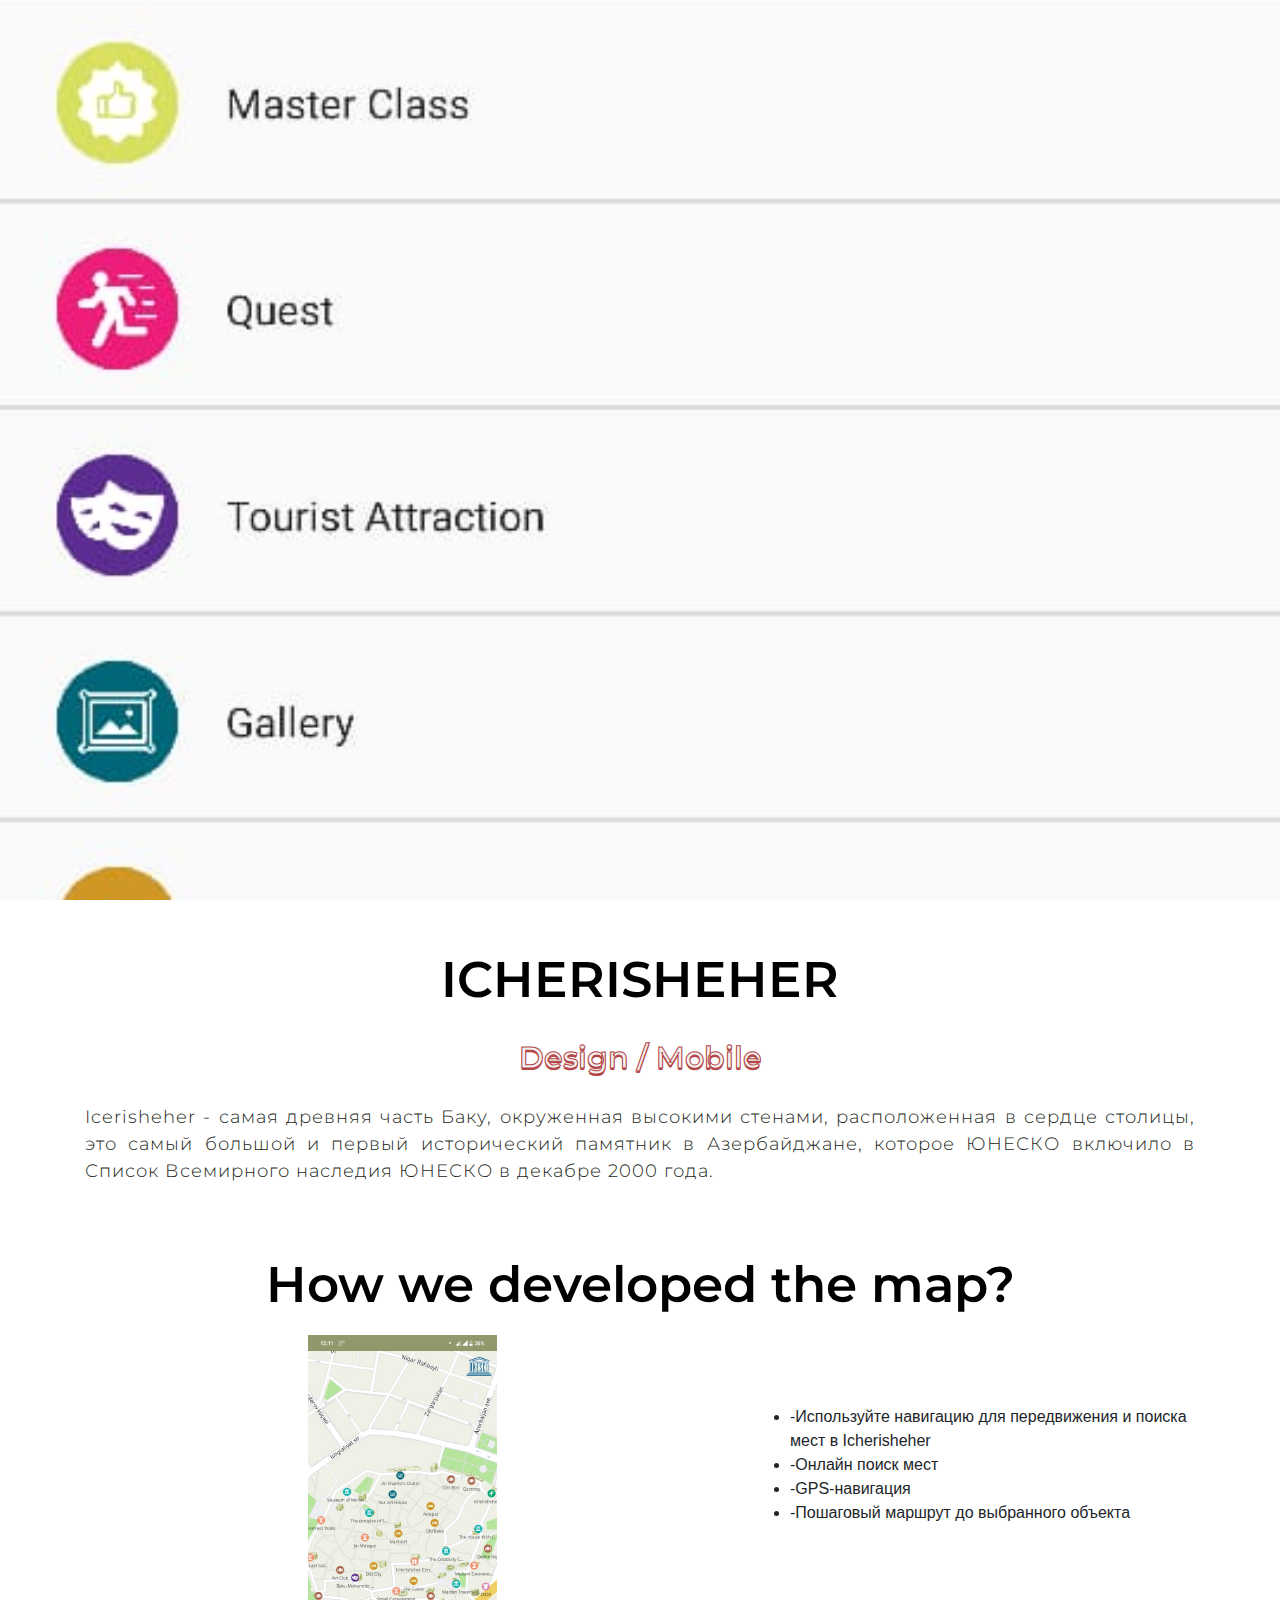
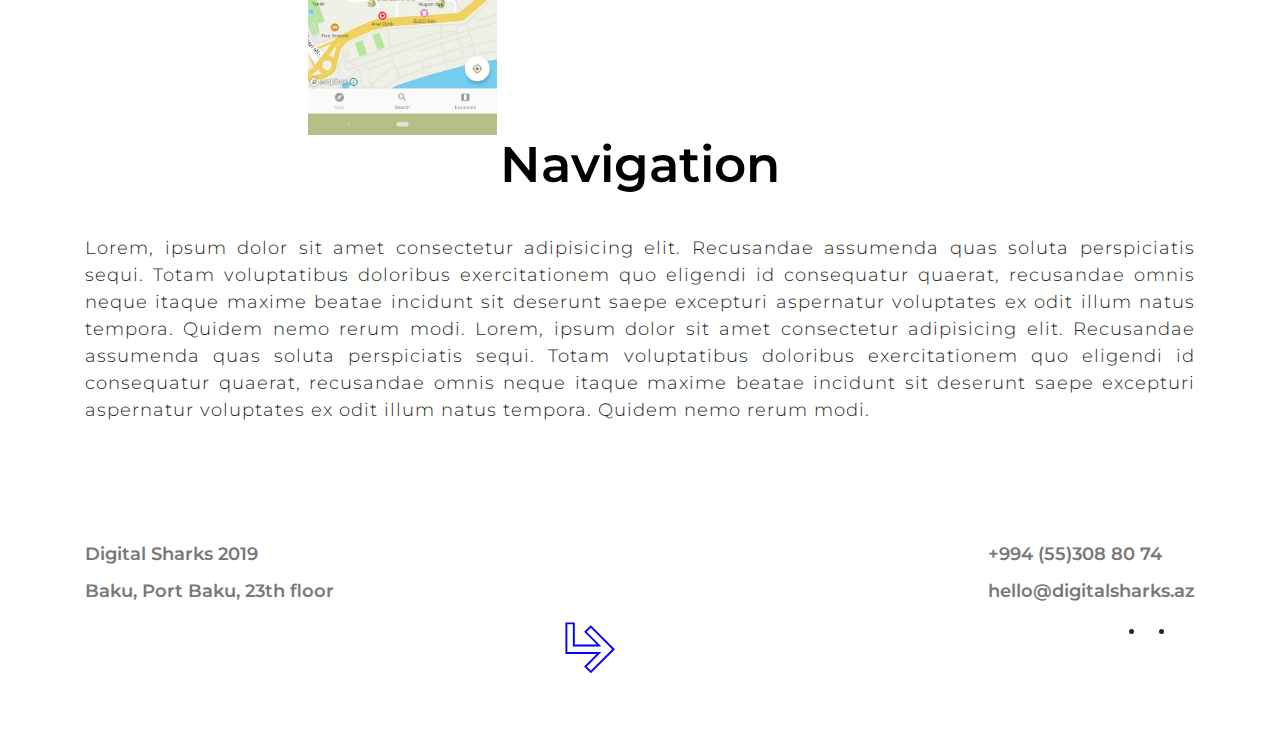
<file: app.html>
<!DOCTYPE html>
<html lang="en">

<head>
    <meta charset="UTF-8">
    <meta name="viewport" content="width=device-width, initial-scale=1.0">
    <meta http-equiv="X-UA-Compatible" content="ie=edge">
    <link rel="stylesheet" href="https://use.fontawesome.com/releases/v5.8.2/css/all.css">
    <script src="src/jquery-1.11.3.min.js"></script>
    <script src="src/fm.revealator.jquery.js"></script>
    <link rel="stylesheet" href="https://stackpath.bootstrapcdn.com/bootstrap/4.3.1/css/bootstrap.min.css"
        integrity="sha384-ggOyR0iXCbMQv3Xipma34MD+dH/1fQ784/j6cY/iJTQUOhcWr7x9JvoRxT2MZw1T" crossorigin="anonymous">
    <link rel="stylesheet" type="text/css" media="screen" href="stylesheets/header.css" />
    <link rel="stylesheet" type="text/css" media="screen" href="stylesheets/footer.css" />
    <link rel="stylesheet" href="stylesheets/project-details.css">
    <link
        href="https://fonts.googleapis.com/css?family=Montserrat:100,200,300,400,500,600,700,800,900&amp;subset=cyrillic,cyrillic-ext"
        rel="stylesheet">
    <title>Project Details</title>
</head>

<body>
    <header>
        <div class="container">
            <div class="row">
                <div class="col-md-3 col-6 col-sm-6">
                    <div class="logo">
                        <a href="index.html">
                            <img src="assets/img/Red.png" alt="">
                        </a>
                    </div>
                </div>
                <div class="col-md-6 offset-md-3 col-6 col-sm-6">
                    <nav>
                        <ul>
                            <li><a href="#">what we do</a></li>
                            <li><a href="#">works</a></li>
                            <li><a href="#">about us</a></li>
                            <li>
                                <div id="lang-menu">
                                    <div>
                                        <span id="current-language">EN</span>
                                        <i class="fa fa-angle-down" aria-hidden="true"></i>
                                    </div>
                                    <ul class="lang-list">
                                        <li><a href="javascript:void(0);">EN </a></li>
                                        <li><a href="javascript:void(0);">RU </a></li>
                                    </ul>
                                </div>
                            </li>
                        </ul>
                    </nav>
                    <div id="burger-menu">
                        <span></span>
                    </div>
                    <div id="menu">
                        <ul>
                            <li><a href="whatwedo.html">What we do</a></li>
                            <li><a href="works.html">Works</a></li>
                            <li><a href="aboutus.html">About us</a></li>
                        </ul>
                        <div class="menu-socials">
                            <ul>
                                <li><a href="#">EN</a></li>
                                <li><a href="#">RU</a></li>
                            </ul>
                        </div>
                    </div>
                </div>
            </div>
        </div>
    </header>
    <section id="project-images">
        <img  src="assets/img/works/app/1.jpeg">
    </section>


    <!-- Section Description of Work -->
    <section id="desc">
        <div class="container">
            <div class="row">
                <div class="col-md-12">
                    <h2>ICHERISHEHER</h2>
                    <h5>Design / Mobile</h5>
                </div>
                <div class="col-md-12">
                    <p class="description">
                        Icerisheher - самая древняя часть Баку, окруженная высокими стенами, расположенная в сердце
                        столицы, это самый большой и первый исторический памятник в Азербайджане, которое ЮНЕСКО
                        включило в Список Всемирного наследия ЮНЕСКО в декабре 2000 года.
                    </p>
                </div>
                <div class="col-md-12">
                    <h2>How we developed the map?</h2>
                </div>
                <div class="col-md-7">
                    <div class="img">
                        <img src="assets/img/works/app/map.jpeg" alt="">
                    </div>
                </div>
                <div class="col-md-5">
                    <p class="img-desc">
                        <ul>
                            <li>-Используйте навигацию для передвижения и поиска мест в Icherisheher</li>
                            <li>-Онлайн поиск мест</li>
                            <li>-GPS-навигация</li>
                            <li>-Пошаговый маршрут до выбранного объекта</li>
                        </ul>

                    </p>
                </div>
                <div class="col-md-12">
                    <h2>Navigation</h2>
                </div>
                <div class="col-md-12">
                    <p>
                        Lorem, ipsum dolor sit amet consectetur adipisicing elit. Recusandae assumenda quas soluta
                        perspiciatis sequi. Totam voluptatibus doloribus exercitationem quo eligendi id consequatur
                        quaerat, recusandae omnis neque itaque maxime beatae incidunt sit deserunt saepe excepturi
                        aspernatur voluptates ex odit illum natus tempora. Quidem nemo rerum modi.
                        Lorem, ipsum dolor sit amet consectetur adipisicing elit. Recusandae assumenda quas soluta
                        perspiciatis sequi. Totam voluptatibus doloribus exercitationem quo eligendi id consequatur
                        quaerat, recusandae omnis neque itaque maxime beatae incidunt sit deserunt saepe excepturi
                        aspernatur voluptates ex odit illum natus tempora. Quidem nemo rerum modi.
                    </p>
                </div>
            </div>
        </div>
    </section>

    <!-- Footer -->
    <footer>
        <div class="container">
            <!-- <div class="main-footer">
                    <div class="mail">
                        <h4>Leave Request</h4>
                        <a href="mailto:hello@digitalsharks.az">hello@digitalsharks.az</a>
                    </div>
                    <div class="popup-btn">
                        <button class="md-trigger" id="open">Leave a reguest</button>
    
                    </div>
                </div> -->
            <div class="footer-bottom">
                <div class="footer-adress">
                    <h4>Digital Sharks 2019</h4>
                    <h4> <a target="_blank"
                            href="https://www.google.com/maps/place/Port+Baku+Towers/@40.3756343,49.8595361,17z/data=!3m1!4b1!4m5!3m4!1s0x40307de2dde2ad57:0xa30e8d06fcb628ed!8m2!3d40.3756302!4d49.8617248">Baku,
                            Port Baku, 23th ﬂoor</a> </h4>
                </div>
                <div class="footer-connect">
                    <a href="" class="title-button md-trigger" id="open-connect">
                        Connect <br> With us.
                        <svg class="footer__container__heading__icon" width="66px" height="68px" viewBox="0 0 66 68"
                            version="1.1" xmlns="http://www.w3.org/2000/svg" xmlns:xlink="http://www.w3.org/1999/xlink">
                            <g id="Page-1" stroke="none" stroke-width="1" fill="none" fill-rule="evenodd">
                                <g id="Landing-Page" transform="translate(-328.000000, -7148.000000)"
                                    fill-rule="nonzero" stroke="#0700FF" stroke-width="2.52000014">
                                    <g id="Connect" transform="translate(324.570312, 6921.000000)">
                                        <polygon id="Connect-Arrow"
                                            transform="translate(36.397333, 260.549965) rotate(-360.000000) translate(-36.397333, -260.549965) "
                                            points="67.5296648 262.614505 37.5037991 292.640371 30.4226991 285.559271 48.3631539 267.618816 5.26500064 267.618816 5.26500064 257.610194 5.26500064 228.459559 15.0968923 228.459559 15.0968923 257.610194 48.3631539 257.610194 30.4226991 239.669739 37.5037991 232.588639">
                                        </polygon>
                                    </g>
                                </g>
                            </g>
                        </svg>

                    </a>

                </div>
                <div class="footer-contacts">
                    <h4><a href="tel:+994(55)3088074">+994 (55)308 80 74</a></h4>
                    <h4><a href="mailto:hello@digitalsharks.az">hello@digitalsharks.az</a></h4>
                    <div class="socials text-right">
                        <ul class="text-right">
                            <li><a href="#"><i class="fa fa-facebook" aria-hidden="true"></i></a></li>
                            <li><a href="#"><i class="fa fa-instagram" aria-hidden="true"></i></a></li>
                        </ul>

                    </div>

                </div>
            </div>

            <div class="mobile-footer">
                <div class="modal-btn">
                    <button class="md-trigger" id="open-footer">
                        Connect <br> With us.
                    </button>
                    <svg class="footer__container__heading__icon" width="66px" height="68px" viewBox="0 0 66 68"
                        version="1.1" xmlns="http://www.w3.org/2000/svg" xmlns:xlink="http://www.w3.org/1999/xlink">
                        <g id="Page-1" stroke="none" stroke-width="1" fill="none" fill-rule="evenodd">
                            <g id="Landing-Page" transform="translate(-328.000000, -7148.000000)" fill-rule="nonzero"
                                stroke="#0700FF" stroke-width="2.52000014">
                                <g id="Connect" transform="translate(324.570312, 6921.000000)">
                                    <polygon id="Connect-Arrow"
                                        transform="translate(36.397333, 260.549965) rotate(-360.000000) translate(-36.397333, -260.549965) "
                                        points="67.5296648 262.614505 37.5037991 292.640371 30.4226991 285.559271 48.3631539 267.618816 5.26500064 267.618816 5.26500064 257.610194 5.26500064 228.459559 15.0968923 228.459559 15.0968923 257.610194 48.3631539 257.610194 30.4226991 239.669739 37.5037991 232.588639">
                                    </polygon>
                                </g>
                            </g>
                        </g>
                    </svg>
                </div>

                <div class="mobile-main-footer">
                    <div class="contacts">
                        <span><a href="mailto:hello@digitalsharks.az">hello@digitalsharks.az</a></span>
                        <span><a href="tel:+994(55)3088074">+994 (55)308 80 74</a></span>
                    </div>
                    <div class="socials">
                        <ul>
                            <li><a href=""><i class="fa fa-facebook" aria-hidden="true"></i></a></li>
                            <li><a href=""><i class="fa fa-instagram" aria-hidden="true"></i></a></li>
                        </ul>
                    </div>
                </div>
            </div>
        </div>
    </footer>
    <!-- FOOTER END -->
    <!-- MODAL WINDOW START -->
    <div id="modal" class="modal">
        <div class="modal-inner">
            <h3 class="form-title">Начать проект</h3>
            <div>
                <p class="form-description">Поделитесь контактами и информацией о проекте, чтобы мы связались с вами и
                    предложили подходящее решение.</p>
                <form action="post">
                    <div class="input-inner">
                        <input name="name" type="text" placeholder="Ваше имя" />
                    </div>
                    <div class="input-inner">
                        <input name="email" type="email" placeholder="E-mail" />
                    </div>
                    <div class="input-inner">
                        <textarea name="message" id="" rows="1" placeholder="Сообщение"></textarea>
                    </div>

                    <div class="input-inner checkbox">
                        <input type="checkbox" id="rules" checked="checked" class="checkbox-custom">
                        <label for="rules" class="js-rules checkbox-custom-label">
                            Согласен на обработку персональных данных</a>
                        </label>
                    </div>
                    <input type="submit" value="Отправить">
                </form>
                <button class="md-close" id="close"><i class="fa fa-times" aria-hidden="true"></i></button>
            </div>
        </div>
    </div>

    <!-- JS Files -->
    <script src="https://code.jquery.com/jquery-3.3.1.min.js"></script>
    <script src="https://code.jquery.com/jquery-3.3.1.slim.min.js"
        integrity="sha384-q8i/X+965DzO0rT7abK41JStQIAqVgRVzpbzo5smXKp4YfRvH+8abtTE1Pi6jizo"
        crossorigin="anonymous"></script>
    <script src="https://cdnjs.cloudflare.com/ajax/libs/popper.js/1.14.7/umd/popper.min.js"
        integrity="sha384-UO2eT0CpHqdSJQ6hJty5KVphtPhzWj9WO1clHTMGa3JDZwrnQq4sF86dIHNDz0W1"
        crossorigin="anonymous"></script>
    <script src="https://stackpath.bootstrapcdn.com/bootstrap/4.3.1/js/bootstrap.min.js"
        integrity="sha384-JjSmVgyd0p3pXB1rRibZUAYoIIy6OrQ6VrjIEaFf/nJGzIxFDsf4x0xIM+B07jRM"
        crossorigin="anonymous"></script>





    <!--JS codes  -->

    <script>
        $(".project").mouseover(function () {
            $(this).children("video")[0].play();
        })
        $(".project").mouseout(function () {
            $(this).children("video")[0].pause();
        })

        const body = document.querySelector("body");
        const [burgerMenu, overlay] = [document.getElementById('burger-menu'), document.getElementById('menu')];
        burgerMenu.addEventListener('click', function () {
            this.classList.toggle("close");
            overlay.classList.toggle("overlay");

            this.classList.contains("close") ? body.style.overflowY = "hidden" : body.style.overflowY = "auto"
        });

        function VideoPlay() {

        }

        var x = window.matchMedia("(max-width: 767px)")
        VideoPlay();
        x.addListener(VideoPlay()) // Attach listener function on state changes


        $("#lang-menu").on("click", function () {
            $(this).addClass("cls-border-lang");
            $(this).children().eq(0).addClass("cls-borderbottom-lang");
            $("#lang-menu ul").stop().slideToggle(100);
        },
            function () {
                $(this).removeClass("cls-border-lang");
                $(this).children().eq(0).removeClass("cls-borderbottom-lang");
                $("#lang-menu ul").stop().slideToggle(100);
            }
        );
        /// on click change language 
        $("#lang-menu ul li").on("click", function () {
            //select lang and apply changes
            var $lang = $(this).text();
            $("#lang-menu span").text($lang);
        });


        // Carousel
        $('.carousel').carousel();

    </script>
</body>

</html>
</file>
<file: stylesheets/header.css>
/* line 23, ../sass/mixins/_variables.scss */
.header #menu ul li a, .header .header-main ul li #lang-menu div span, .header .header-main ul li a, .header .contacts {
  font-family: 'Montserrat', sans-serif;
  font-weight: 500;
  font-size: 17px;
}

/* line 27, ../sass/mixins/_variables.scss */
.header .header-title h5 {
  font-family: 'Montserrat', sans-serif;
  font-weight: 600;
}

/* line 4, ../sass/header.scss */
.header {
  
  display: -webkit-box;
  display: -moz-box;
  display: -ms-flexbox;
  display: -webkit-flex;
  display: flex;
  -webkit-box-pack: justify;
  -ms-flex-pack: justify;
  justify-content: space-between;
  padding-top: 40px;
}
@media only screen and (max-width: 768px) {
  /* line 4, ../sass/header.scss */
  .header {
    -webkit-box-align: center;
    -ms-flex-align: center;
    align-items: center;
  }
}
/* line 12, ../sass/header.scss */
.header-title .logo-container {
  width: 110px;
}
/* line 14, ../sass/header.scss */
.header .logo-container img {
  width: 100%;
}
/* line 18, ../sass/header.scss */
.header .header-title {
  display: none;
}
/* line 20, ../sass/header.scss */
.header .header-title h5 {
  margin-bottom: 0px;
  font-size: 12px;
  color: white;
  text-align: center;
  z-index: 60;
}
@media only screen and (max-width: 768px) {
  /* line 18, ../sass/header.scss */
  .header .header-title {
    display: block;
  }
  #burger-menu{
    display: block;
  }
}
/* line 31, ../sass/header.scss */
.header #burger-menu {
  cursor: pointer;
  height: 27px;
  width: 27px;
  overflow: visible;
  position: relative;
  z-index: 10;
  display: none;
}
@media only screen and (max-width: 768px) {
  /* line 31, ../sass/header.scss */
  .header #burger-menu {
    display: block;
    margin-top: 0px;
  }
}
/* line 46, ../sass/header.scss */
.header #burger-menu span {
  background: white;
  right: 0px;
  top: 13px;
  width: 27px;
}
/* line 52, ../sass/header.scss */
.header #burger-menu span:before {
  content: "";
  background: white;
}
/* line 57, ../sass/header.scss */
.header #burger-menu span:after {
  content: "";
  background: white;
}
/* line 65, ../sass/header.scss */
.header #burger-menu.close span {
  -webkit-transform: rotate(-45deg);
  -ms-transform: rotate(-45deg);
  transform: rotate(-45deg);
  top: 13px;
  width: 27px;
  background: #FFFFFF;
}
/* line 70, ../sass/header.scss */
.header #burger-menu.close span:before {
  top: 0px;
  -webkit-transform: rotate(90deg);
  -ms-transform: rotate(90deg);
  transform: rotate(90deg);
  width: 27px;
  background: #FFFFFF;
}
/* line 76, ../sass/header.scss */
.header #burger-menu.close span:after {
  top: 0px;
  left: 0;
  -webkit-transform: rotate(90deg);
  -ms-transform: rotate(90deg);
  transform: rotate(90deg);
  opacity: 0;
  width: 0;
  background: #FFFFFF;
}
/* line 86, ../sass/header.scss */
.header #menu {
  z-index: 5;
  min-width: 100%;
  height: 100vh;
  position: fixed;
  top: 0;
  height: 0;
  visibility: hidden;
  opacity: 0;
  text-align: center;
  padding-top: 20px;
  left: 0;
  right: 0;
  -moz-transition: all 0.3s ease-in-out;
  -webkit-transition: all 0.3s ease-in-out;
  transition: all 0.3s ease-in-out;
  -o-transition: all 0.3s ease-in-out;
}
/* line 101, ../sass/header.scss */
.header #menu ul {
  margin-bottom: 0px;
}
/* line 103, ../sass/header.scss */
.header #menu ul li {
  list-style: none;
}
/* line 110, ../sass/header.scss */
.header #menu ul li a {
  color: #FFFFFF;
  display: inline-block;
  font-size: 20px;
  margin-bottom: 30px;
  text-decoration: none;
}
/* line 121, ../sass/header.scss */
.header #menu .menu-socials ul {
  display: -webkit-box;
  display: -moz-box;
  display: -ms-flexbox;
  display: -webkit-flex;
  display: flex;
  -webkit-box-pack: center;
  -ms-flex-pack: center;
  justify-content: center;
}
/* line 125, ../sass/header.scss */
.header #menu .menu-socials ul li {
  margin-right: 20px;
  position: relative;
}
/* line 128, ../sass/header.scss */
.header #menu .menu-socials ul li:last-child {
  margin-right: 0px;
}
/* line 145, ../sass/header.scss */
.header #menu.overlay {
  visibility: visible;
  opacity: 1;
  padding-top: 65px;
  background: rgba(116, 32, 48, 0.98);
  z-index: 6;
  height: 100vh;
}
@media only screen and (max-width: 768px) {
  /* line 151, ../sass/header.scss */
  .header .header-main {
    display: none;
  }
}
/* line 156, ../sass/header.scss */
.header .header-main ul {
  padding-inline-start: 0px;
  display: -webkit-box;
  display: -moz-box;
  display: -ms-flexbox;
  display: -webkit-flex;
  display: flex;
}
/* line 159, ../sass/header.scss */
.header .header-main ul li {
  margin-right: 40px;
}
/* line 161, ../sass/header.scss */
.header .header-main ul li #lang-menu {
  cursor: pointer;
}
/* line 163, ../sass/header.scss */
.header .header-main ul li #lang-menu .lang-list {
  -webkit-box-orient: vertical;
  -webkit-box-direction: normal;
  -ms-flex-direction: column;
  flex-direction: column;
  position: absolute;
  display: none;
}
/* line 174, ../sass/header.scss */
.header .header-main ul li a {
  font-size: 17px;
  color: white;
  text-decoration: none;
}
/* line 179, ../sass/header.scss */
.header .header-main ul li:last-child {
  margin-right: 0px;
}
/* line 184, ../sass/header.scss */
.header .header-main ul li.active a {
  border-bottom: 1px solid white;
}
/* line 190, ../sass/header.scss */
.header .contacts {
  font-size: 13px;
  z-index: 5;
}
@media only screen and (max-width: 768px) {
  /* line 190, ../sass/header.scss */
  .header .contacts {
    display: none;
  }
}
/* line 198, ../sass/header.scss */
.header .contacts ul li a {
  color: white;
  text-decoration: none;
}
/* line 202, ../sass/header.scss */
.header .contacts ul li:last-child {
  text-align: right;
}

/* line 209, ../sass/header.scss */
.header #burger-menu span, .header #burger-menu span:before, .header #burger-menu span:after {
  display: block;
  height: 1px;
  opacity: 1;
  border-radius: 3px;
  position: absolute;
  transition: 0.3s ease-in-out;
  -moz-transition: 0.3s ease-in-out;
  -webkit-transition: 0.3s ease-in-out;
  transition: 0.3s ease-in-out;
  -o-transition: 0.3s ease-in-out;
}

/* line 218, ../sass/header.scss */
.header #menu .menu-socials ul li:nth-child(2):before, .header #menu .menu-socials ul li:nth-child(3):before {
  position: absolute;
  content: "";
  height: 20px;
  width: 1px;
  background: #000000;
  right: 30px;
  top: 3px;
}
@media only screen and (max-width: 568px) {
  /* line 218, ../sass/header.scss */
  .header #menu .menu-socials ul li:nth-child(2):before, .header #menu .menu-socials ul li:nth-child(3):before {
    right: 34px;
  }
}

/* line 230, ../sass/header.scss */
#burger-menu span:before {
  left: 0px;
  top: -10px;
  width: 27px;
}

/* line 235, ../sass/header.scss */
#burger-menu span:after {
  left: 0px;
  top: 10px;
  width: 27px;
}
</file>
<file: stylesheets/footer.css>
/* line 19, ../sass/mixins/_variables.scss */
footer .main-footer .mail h4,
footer .main-footer .mail a,
footer .main-footer .popup-btn button,
footer .mobile-footer .modal-btn button {
  font-family: "Montserrat", sans-serif;
  font-weight: 300;
}

/* line 23, ../sass/mixins/_variables.scss */
form input,
form textarea,
form input::placeholder,
form textarea::placeholder {
  font-family: "Montserrat", sans-serif;
  font-weight: 500;
}

/* line 27, ../sass/mixins/_variables.scss */
footer .footer-bottom .footer-adress h4,
footer .footer-bottom .footer-contacts h4 a,
footer .mobile-footer .mobile-main-footer .contacts span a {
  font-family: "Montserrat", sans-serif;
  font-weight: 600;
}

/* line 32, ../sass/mixins/_variables.scss */
.form-title {
  font-family: "Montserrat", sans-serif;
  font-weight: 900;
}

/* line 4, ../sass/footer.scss */
footer {
  height: 70px;
}
/* line 6, ../sass/footer.scss */
footer .main-footer {
  border-bottom: 1px solid #231f20;
  padding-bottom: 35px;
  margin-bottom: 35px;
}
@media only screen and (max-width: 992px) {
  /* line 6, ../sass/footer.scss */
  footer .main-footer {
    display: none !important;
  }
}
/* line 15, ../sass/footer.scss */
footer .main-footer .mail h4 {
  color: #787878;
}
/* line 19, ../sass/footer.scss */
footer .main-footer .mail a {
  text-decoration: none;
  color: #787878;
}

/* Footer contact us */

footer .footer-connect {
  padding: 0px 10px;
}
footer .footer-connect a {
  font-size: 40px;
  font-family: "Montserrat", sans-serif;
  font-weight: 600;
  color: #787878;
  
}
footer .footer-connect a svg  path{
  fill: #787878 !important;
}
footer .footer-connect a svg{
  position: relative;
  top: -45px;
  left: 50px;

}
footer .footer-connect a:hover{
  text-decoration: none;
}
/* line 26, ../sass/footer.scss */
footer .main-footer .popup-btn button {
  background: #FF055A;
  color: #fefefe;
  padding: 15px 30px;
  border: none;
  cursor: pointer;
  transition: all 0.2s linear;
}
footer .main-footer .popup-btn button:hover {
  transform: scale(1.1);
}
/* line 33, ../sass/footer.scss */
footer .main-footer .popup-btn button:focus {
  outline: none;
}
/* line 39, ../sass/footer.scss */
footer .footer-bottom {
  padding-bottom: 0px;
}
@media only screen and (max-width: 992px) {
  /* line 39, ../sass/footer.scss */
  footer .footer-bottom {
    display: none !important;
  }
}
/* line 46, ../sass/footer.scss */
footer .footer-bottom .footer-adress h4 {
  font-size: 18px;
  color: #787878;
  margin-bottom: 15px;
}
footer .footer-bottom .footer-adress h4 a{
  color: #787878;
  text-decoration: none;
  transition: all 0.2s linear;
}
footer .footer-bottom .footer-adress h4 a:hover{
  color: #ffc200;
  text-decoration: none;
}

/* line 54, ../sass/footer.scss */
footer .footer-bottom .footer-contacts h4 {
  text-align: right;
}
/* line 56, ../sass/footer.scss */
footer .footer-bottom .footer-contacts h4 a {
  text-decoration: none;
  color: #787878;
  font-size: 18px;
  position: relative;
  float: left;
  margin-bottom: 15px;
  transition: .2s ease;
}

footer .footer-bottom .footer-contacts h4 a:hover{
  color: #ffc200;
}
/* line 63, ../sass/footer.scss */
footer .footer-bottom .footer-contacts .socials {
  display: -webkit-box;
  display: -moz-box;
  display: -ms-flexbox;
  display: -webkit-flex;
  display: flex;
  float: right;
}
/* line 65, ../sass/footer.scss */
footer .footer-bottom .footer-contacts .socials h4 {
  margin-left: 20px;
}
/* line 68, ../sass/footer.scss */
footer .footer-bottom .footer-contacts .socials ul {
  display: -webkit-box;
  display: -moz-box;
  display: -ms-flexbox;
  display: -webkit-flex;
  display: flex;
  margin-top: -7px;
}
/* line 70, ../sass/footer.scss */
footer .footer-bottom .footer-contacts .socials ul li {
  line-height: 1.9;
  margin-left: 10px;
}
/* line 71, ../sass/footer.scss */
footer .footer-bottom .footer-contacts .socials ul li:first-child {
  margin-left: 0px;
}
/* line 76, ../sass/footer.scss */
footer .footer-bottom .footer-contacts .socials ul li a {
  text-decoration: none;
  font-size: 20px;
  color: #787878;
}
/* line 86, ../sass/footer.scss */
footer .mobile-footer {
  display: none;
}
@media only screen and (max-width: 992px) {
  /* line 86, ../sass/footer.scss */
  footer .mobile-footer {
    display: block;
    display: flex;
    justify-content: space-between;
  }
}
/* line 91, ../sass/footer.scss */
footer .mobile-footer .modal-btn {
  text-align: center;
  margin-bottom: 30px;
}
/* line 94, ../sass/footer.scss */
footer .mobile-footer .modal-btn button {
  background: #000000;
  border-radius: 3px;
  color: #fefefe;
  padding: 15px 30px;
  border: none;
  cursor: pointer;
}
/* line 102, ../sass/footer.scss */
footer .mobile-footer .modal-btn button:focus {
  outline: none;
}
/* line 107, ../sass/footer.scss */
footer .mobile-footer .mobile-main-footer {
  display: -webkit-box;
  display: -moz-box;
  display: -ms-flexbox;
  display: -webkit-flex;
  display: flex;
  -webkit-box-pack: justify;
  -ms-flex-pack: justify;
  justify-content: center;
  flex-direction: column;
}
/* line 110, ../sass/footer.scss */
footer .mobile-footer .mobile-main-footer .contacts {
  display: -webkit-box;
  display: -moz-box;
  display: -ms-flexbox;
  display: -webkit-flex;
  display: flex;
  -webkit-box-orient: vertical;
  -webkit-box-direction: normal;
  -ms-flex-direction: column;
  flex-direction: column;
}
/* line 114, ../sass/footer.scss */
footer .mobile-footer .mobile-main-footer .contacts span a {
  text-decoration: none;
  color: #787878;
  font-size: 12px;
}
/* line 123, ../sass/footer.scss */
footer .mobile-footer .mobile-main-footer .socials ul {
  display: -webkit-box;
  display: -moz-box;
  display: -ms-flexbox;
  display: -webkit-flex;
  display: flex;
}
/* line 125, ../sass/footer.scss */
footer .mobile-footer .mobile-main-footer .socials ul li {
  line-height: 1.9;
  margin-left: 10px;
}
/* line 126, ../sass/footer.scss */
footer .mobile-footer .mobile-main-footer .socials ul li:first-child {
  margin-left: 0px;
}
/* line 131, ../sass/footer.scss */
footer .mobile-footer .mobile-main-footer .socials ul li a {
  text-decoration: none;
  font-size: 19px;
  color: #787878;
}

/* line 149, ../sass/footer.scss */
.modal {
  background-color: rgba(0, 0, 0, 0.5);
  position: fixed;
  top: 0;
  left: 0;
  width: 100%;
  height: 100%;
  overflow-y: scroll !important;
  display: none;
  z-index: 2;
}

/* line 161, ../sass/footer.scss */
.modal-inner {
  background-color: #fff;
  border-radius: 3px;
  padding: 5vh 150px;
  min-height: 100vh;
}
@media only screen and (max-width: 768px) {
  /* line 161, ../sass/footer.scss */
  .modal-inner {
    padding: 20px;
  }
}

/* Placed on the body while a modal is open to prevent scrolling. */
/* line 174, ../sass/footer.scss */
.showing-modal {
  overflow: hidden;
}

/* line 180, ../sass/footer.scss */
#site-content {
  background-color: #ffffff;
  border: 1px solid #ffffff;
  padding: 10px;
}

/* line 185, ../sass/footer.scss */
.form-title {
  font-size: 56px;
}
@media only screen and (max-width: 768px) {
  /* line 185, ../sass/footer.scss */
  .form-title {
    font-size: 25px;
  }
}

/* line 192, ../sass/footer.scss */
.form-description {
  font-size: 24px;
  margin-bottom: 40px;
  padding-right: 60px;
}
@media only screen and (max-width: 768px) {
  /* line 192, ../sass/footer.scss */
  .form-description {
    font-size: 16px;
    padding-right: 0px;
  }
}

/* line 201, ../sass/footer.scss */
form {
  width: 35%;
  display: -webkit-box;
  display: -moz-box;
  display: -ms-flexbox;
  display: -webkit-flex;
  display: flex;
  -webkit-box-orient: vertical;
  -webkit-box-direction: normal;
  -ms-flex-direction: column;
  flex-direction: column;
}
@media only screen and (max-width: 768px) {
  /* line 201, ../sass/footer.scss */
  form {
    width: 95%;
  }
}
/* line 208, ../sass/footer.scss */
form .input-inner {
  box-sizing: border-box;
  padding: 18px 0;
  font-size: 18px;
  border-bottom: thin solid #000000;
  width: 100%;
}
/* line 214, ../sass/footer.scss */
form .input-inner:last-of-type {
  border-bottom: none;
}
/* line 218, ../sass/footer.scss */
form input[type="submit"] {
  text-decoration: none;
  background: #FF055A;
  font-size: 20px;
  padding: 15px 30px;
  width: 195px;
  color: #fefefe;
  cursor: pointer;
}
@media only screen and (max-width: 768px) {
  /* line 218, ../sass/footer.scss */
  form input[type="submit"] {
    width: 100%;
  }
}
/* line 230, ../sass/footer.scss */
form .checkbox {
  display: -webkit-box;
  display: -moz-box;
  display: -ms-flexbox;
  display: -webkit-flex;
  display: flex;
}
/* line 232, ../sass/footer.scss */
form .checkbox #rules {
  width: 15px;
  margin-top: 7px;
  margin-right: 20px;
}
/* line 239, ../sass/footer.scss */
form input,
form textarea {
  background: transparent;
  border: none;
  width: 100%;
}
/* line 244, ../sass/footer.scss */
form input:focus,
form textarea:focus {
  outline: none;
}
/* line 247, ../sass/footer.scss */
form input::placeholder,
form textarea::placeholder {
  /* Chrome, Firefox, Opera, Safari 10.1+ */
  color: #000000;
  opacity: 1;
  /* Firefox */
}
/* line 253, ../sass/footer.scss */
form input:-ms-input-placeholder,
form textarea:-ms-input-placeholder {
  /* Internet Explorer 10-11 */
  color: #000000;
}
/* line 257, ../sass/footer.scss */
form input::-ms-input-placeholder,
form textarea::-ms-input-placeholder {
  /* Microsoft Edge */
  color: #000000;
}

/* line 263, ../sass/footer.scss */
.md-close {
  position: absolute;
  right: 0;
  height: 100%;
  top: 0;
  cursor: pointer;
  background: none;
  outline: none;
  border: none;
  font-size: 45px;
  -moz-transition: all 0.3s ease-in-out;
  -webkit-transition: all 0.3s ease-in-out;
  transition: all 0.3s ease-in-out;
  -o-transition: all 0.3s ease-in-out;
}
/* line 275, ../sass/footer.scss */
.md-close:hover {
  background: #787878;
  color: #ffffff;
}
/* line 279, ../sass/footer.scss */
.md-close:focus {
  outline: none;
}

/* line 286, ../sass/footer.scss */
.checkbox-custom,
.radio-custom {
  opacity: 0;
  position: absolute;
}

/* line 291, ../sass/footer.scss */
.checkbox-custom,
.checkbox-custom-label,
.radio-custom,
.radio-custom-label {
  display: inline-block;
  vertical-align: middle;
  margin: 5px;
  cursor: pointer;
}
/* line 296, ../sass/footer.scss */
.checkbox-custom:focus,
.checkbox-custom-label:focus,
.radio-custom:focus,
.radio-custom-label:focus {
  outline: none;
}

/* line 301, ../sass/footer.scss */
.checkbox-custom-label,
.radio-custom-label {
  position: relative;
  line-height: 1;
  display: -webkit-box;
  display: -moz-box;
  display: -ms-flexbox;
  display: -webkit-flex;
  display: flex;
}

/* line 307, ../sass/footer.scss */
.checkbox-custom + .checkbox-custom-label:before,
.radio-custom + .radio-custom-label:before {
  content: "";
  background: #fff;
  border: 2px solid #ddd;
  display: inline-block;
  vertical-align: middle;
  width: 20px;
  height: 20px;
  padding: 2px;
  margin-right: 10px;
  text-align: center;
}

/* line 320, ../sass/footer.scss */
.checkbox-custom:checked + .checkbox-custom-label:before {
  content: "\f00c";
  font-family: "FontAwesome";
  background: #FF055A;
  color: #fff;
  font-size: 12px;
}

/* line 328, ../sass/footer.scss */
.radio-custom + .radio-custom-label:before {
  border-radius: 50%;
}

/* line 332, ../sass/footer.scss */
.radio-custom:checked + .radio-custom-label:before {
  content: "\f00c";
  font-family: "FontAwesome";
  color: #bbb;
}

/* line 341, ../sass/footer.scss */
footer .main-footer,
footer .footer-bottom {
  display: -webkit-box;
  display: -moz-box;
  display: -ms-flexbox;
  display: -webkit-flex;
  display: flex;
  -webkit-box-pack: justify;
  -ms-flex-pack: justify;
  justify-content: space-between;
}

/* line 345, ../sass/footer.scss */
footer .main-footer .mail h4,
footer .main-footer .mail a,
footer .main-footer .popup-btn button,
footer .mobile-footer .modal-btn button {
  font-size: 20px;
}
.socials i{
  transition: all 0.3s linear;
}
.socials i:hover{
  color: #ffc200;
}
</file>
<file: stylesheets/project-details.css>
header {
  position: absolute;
  width: 100%;
  top: 0;
  left: 0;
  padding: 0px 100px;
}
.mobile {
  display: none;
}
.header {
  z-index: 10;
}
.default-page .logo-container {
  position: relative !important;
  top: 160px !important;
}
.desktop img {
  width: 40%;
  position: relative;
  bottom: 40%;
}
header .logo {
  width: 140px;
  padding-top: 10px;
}
header .logo img {
  width: 100%;
}
header nav ul li {
  list-style-type: none;
  display: inline-block;
  padding: 30px;
  padding-right: 10px;
}
header nav ul li a {
  font-size: 17px;
  color: black;
  text-decoration: none;
  font-family: "Montserrat", sans-serif;
  font-weight: 500;
  transition: all 0.2s linear;
}
header nav ul li a:hover {
  text-decoration: none;
  color: #b44445;
}
#lang-menu {
  cursor: pointer;
}
#lang-menu .lang-list {
  -webkit-box-orient: vertical;
  -webkit-box-direction: normal;
  -ms-flex-direction: column;
  flex-direction: column;

  position: absolute;
  top: 0;
  left: 0;
  display: none;
}

/* Burger menu css start */

header #burger-menu {
  cursor: pointer;
  height: 27px;
  /* width: 27px; */
  overflow: visible;
  position: relative;
  z-index: 10;
  display: none;
}

header #burger-menu span {
  background: white;
  right: 0px;
  top: 35px;
  width: 27px;
}
/* line 52, ../sass/header.scss */
header #burger-menu span:before {
  content: "";
  background: white;
}
/* line 57, ../sass/header.scss */
header #burger-menu span:after {
  content: "";
  background: white;
}
/* line 65, ../sass/header.scss */
header #burger-menu.close span {
  -webkit-transform: rotate(-45deg);
  -ms-transform: rotate(-45deg);
  transform: rotate(-45deg);
  top: 35px;
  width: 27px;
  background: white;
}
/* line 70, ../sass/header.scss */
header #burger-menu.close span:before {
  top: 0px;
  -webkit-transform: rotate(90deg);
  -ms-transform: rotate(90deg);
  transform: rotate(90deg);
  width: 27px;
  background: white;
}
/* line 76, ../sass/header.scss */
header #burger-menu.close span:after {
  top: 0px;
  left: 0;
  -webkit-transform: rotate(90deg);
  -ms-transform: rotate(90deg);
  transform: rotate(90deg);
  opacity: 0;
  width: 0;
  background: white;
}
/* line 86, ../sass/header.scss */
header #menu {
  z-index: 5;
  min-width: 100%;
  height: 100vh;
  position: fixed;
  top: 0;
  height: 0;
  visibility: hidden;
  opacity: 0;
  text-align: center;
  padding-top: 20px;
  left: 0;
  right: 0;
  -moz-transition: all 0.3s ease-in-out;
  -webkit-transition: all 0.3s ease-in-out;
  transition: all 0.3s ease-in-out;
  -o-transition: all 0.3s ease-in-out;
}
/* line 101, ../sass/header.scss */
header #menu ul {
  margin-bottom: 0px;
  padding-inline-start: 0px;
}
/* line 103, ../sass/header.scss */
header #menu ul li {
  list-style: none;
}
/* line 110, ../sass/header.scss */
header #menu ul li a {
  color: #ffffff;
  display: inline-block;
  font-size: 20px;
  margin-bottom: 30px;
  text-decoration: none;
}
/* line 121, ../sass/header.scss */
header #menu .menu-socials ul {
  display: -webkit-box;
  display: -moz-box;
  display: -ms-flexbox;
  display: -webkit-flex;
  display: flex;
  -webkit-box-pack: center;
  -ms-flex-pack: center;
  justify-content: center;
}
/* line 125, ../sass/header.scss */
header #menu .menu-socials ul li {
  margin-right: 20px;
  position: relative;
}
/* line 128, ../sass/header.scss */
header #menu .menu-socials ul li:last-child {
  margin-right: 0px;
}
/* line 145, ../sass/header.scss */
header #menu.overlay {
  visibility: visible;
  opacity: 1;
  padding-top: 65px;
  background: rgba(116, 32, 48, 0.98);
  z-index: 6;
  height: 100vh;
}

header #burger-menu span,
header #burger-menu span:before,
header #burger-menu span:after {
  display: block;
  height: 1px;
  opacity: 1;
  border-radius: 3px;
  position: absolute;
  transition: 0.3s ease-in-out;
  -moz-transition: 0.3s ease-in-out;
  -webkit-transition: 0.3s ease-in-out;
  transition: 0.3s ease-in-out;
  -o-transition: 0.3s ease-in-out;
}

/* line 218, ../sass/header.scss */
header #menu .menu-socials ul li:nth-child(2):before,
header #menu .menu-socials ul li:nth-child(3):before {
  position: absolute;
  content: "";
  height: 20px;
  width: 1px;
  background: #000000;
  right: 30px;
  top: 3px;
}

.carousel-control {
  z-index: 2;
}
.next,
.prev,
.active.left,
.active.right {
  left: 0;
  transform: translate3d(0, 0, 0);
}
.active,
.next.left,
.prev.right {
  opacity: 1;
}
html,
body,
.carousel,
.carousel-inner,
.carousel-inner .item {
  height: 100%;
}

.item:nth-child(1) {
  background: #74c390;
}

.item:nth-child(2) {
  background: #51bce8;
}

.item:nth-child(3) {
  background: #e46653;
}

#open-connect {
  display: flex;
  flex-direction: column;
  color: transparent;
  -webkit-text-stroke-width: 2px;
  transition: all 0.2s linear;
  position: relative;
  top: -50px;
  left: -10px;
}
#open-connect:hover {

}
#open-connect svg {
  position: unset;
  transition: all 0.2s linear;
  width: 50px;
}
#open-connect:hover svg g {

}
#open-connect svg g {
  
  transition: all 0.2s linear;
}

#project-images {
  margin-bottom: 50px;
  width: 100%;
  height: 100%;
  position: relative;
}
#project-images .layout {
  position: absolute;
  top: 0;
  left: 0;
  width: 100%;
  height: 100%;
  display: flex;
  justify-content: center;
  align-items: center;
  flex-direction: column;
}
#project-images .layout h2 {
  /* position: relative;
  top: 20%; */
  text-align: center;
  /* -webkit-text-stroke: black; */
  /* -webkit-text-stroke-width: 1px; */
  /* text-shadow: 6px 6px #b44445; */
  color: #f2f2f2;
  font-size: 55px;
  margin-bottom: 20px;
  font-family: "Montserrat", sans-serif;
  font-weight: 600;
  letter-spacing: 7px;
  /* background-color: rgba(0, 0, 0, 0.555); */
  /* padding: 20px 30px; */
  /* outline: 6px double white; */
}
#project-images .layout svg {
  position: relative;
  font-size: 50px;
  color: white;
  animation: ScrollDown 0.3s linear infinite;
  transition: all 0.3s linear;
  animation-duration: 2s;
  width: 40px;
}
#project-images .layout svg path {
  fill: white;
}

.inline-photo {
  border: 1em solid #fff;
  border-bottom: 4em solid #fff;
  border-radius: 0.25em;
  /* box-shadow: 1em 1em 2em 0.25em rgba(0, 0, 0, 0.2); */
  margin: 2em auto;
  opacity: 0;
  /* transform: translateY(4em) rotateZ(-5deg); */
  transition: transform 4s 0.25s cubic-bezier(0, 1, 0.3, 1), opacity 0.3s 0.25s ease-out;
  /* max-width: 600px; */
  width: 100%;
  will-change: transform, opacity;
}
.inline-photo.is-visible {
  opacity: 1;
  /* transform: rotateZ(-2deg); */
  position: relative;
  animation-name: FadeIn;
  animation-duration: 0.8s;
  animation-timing-function: linear;
}

@keyframes FadeIn {
  from {
    top: 80px;
  }
  to {
    top: 0px;
  }
}

@keyframes ScrollDown {
  0% {
    top: 30%;
  }
  50% {
    top: 33%;
  }
  100% {
    top: 30%;
  }
}
#project-images img {
  height: 100%;
  width: 100%;
  object-fit: cover;
  display: block;
}

#desc {
  margin-bottom: 50px;
}
#desc .container-fluid {
  width: 90%;
  margin: auto;
}
#desc .col-md-2 {
  display: flex;
  align-items: center;
  justify-content: center;
}
#desc h2 {
  text-align: center;
  /* -webkit-text-stroke: #b44445; */
  /* -webkit-text-stroke-width: 1px; */
  /* text-shadow: 6px 6px #b44445; */
  color: black;
  font-size: 50px;
  margin-bottom: 20px;
  font-family: "Montserrat", sans-serif;
  font-weight: 600;
}
#desc h5 {
  text-align: center;
  -webkit-text-stroke: #b44445;
  -webkit-text-stroke-width: 1px;
  text-shadow: 0px 2px #b44445;
  color: #f2f2f2;
  font-size: 30px;
  font-family: "Montserrat", sans-serif;
  font-weight: 600;
  margin-top: 30px;
}
#desc p {
  padding: 20px 0px;
  font-size: 18px;
  color: #231f20;
  font-family: "Montserrat", sans-serif;
  font-weight: 300;
  letter-spacing: 1px;
  text-align: justify;
  margin-bottom: 50px;
}
#desc .img {
  height: 400px;
}
#desc a {
  letter-spacing: 2px;
  margin: 15px 0px;
  padding: 5px;
  color: gray;
  font-size: 20px;
  background-color: rgb(236, 235, 235);
  border-radius: 5px;
  display: block;
  text-align: center;
  transition: all 0.3s linear;
}
#desc a i {
  font-size: 15px;
  padding-left: 8px;
}
#desc a:hover {
  text-decoration: none;
  color: #2f2f2f;
}
#desc .screen {
  /* margin-top: 20px; */
  -webkit-box-shadow: 0px 0px 20px 0px rgba(168,168,168,1);
-moz-box-shadow: 0px 0px 20px 0px rgba(168,168,168,1);
box-shadow: 0px 0px 20px 0px rgba(168,168,168,1);
}
#desc .screen img {
  width: 100%;
}
#desc .img img {
  width: 100%;
  object-fit: contain;
  height: 400px;
}
#desc .img-desc {
  padding-top: 0px;
  letter-spacing: 0.5px;
  text-align: justify;
}

#desc .logo img {
  width: 100%;
}

/* Feed back css */

#feedback {
  margin: 100px 0px;
  background-color: #f2f2f2;
  width: 100%;

  padding: 60px 0px;
}
#feedback .client-image {
  width: 100%;
  display: flex;
  justify-content: center;
  align-items: center;
}
#feedback h2 {
  font-size: 25px;
  margin-bottom: 11px;
  width: 100%;
  text-align: left;
  color: #010202;
  font-family: "Montserrat", sans-serif;
  font-weight: 300;
}
#feedback h5 {
  width: 100%;
  text-align: left;
  color: #010202;
  margin-bottom: 40px;
  font-size: 12px;
  font-family: "Montserrat", sans-serif;
  font-weight: 500;
}

#feedback p {
  color: #010202;
  font-size: 15px;
  width: 65%;
  text-align: justify;
  margin-right: auto;
  font-family: "Montserrat", sans-serif;
  font-weight: 300;
}
#feedback .client-image img {
  width: 32%;
}
@media only screen and (min-width: 768px) and (max-width: 1024px) {
  .desktop {
    display: none;
  }
  .mobile {
    display: block;
  }
  header nav ul li {
    list-style-type: none;
    display: inline-block;
    padding: 30px;
    padding-right: 10px;
  }
  #project-images {
    margin-bottom: 50px;
    width: 100%;
    /* height: 400px !important; */
  }
  #desc {
    margin-bottom: 50px;
  }
  #project-images .layout h2 {
    font-size: 30px;
    padding: 10px 15px;
  }
  #desc h5 {
    text-align: center;
    -webkit-text-stroke: #b44445;
    -webkit-text-stroke-width: 1px;
    text-shadow: 0px 2px #b44445;
    color: #f2f2f2;
    font-size: 10px;
    font-family: "Montserrat", sans-serif;
    font-weight: 600;
  }
  #desc p {
    padding: 20px 0px;
    font-size: 18px;
    color: #231f20;
    font-family: "Montserrat", sans-serif;
    font-weight: 300;
    letter-spacing: 1px;
    text-align: justify;
    margin-bottom: 50px;
  }
  #desc .img {
    height: 350px;
  }
  #desc .img img {
    width: 100%;
    height: 350px;
    object-fit: cover;
  }
  #desc .img-desc {
    padding-top: 0px;
    letter-spacing: 0.5px;
    text-align: justify;
  }
}

@media only screen and (max-width: 1024px) {
  #project-images {
    position: unset;
  }
  header {
    z-index: 20;
    padding: 0px;
  }
  header nav {
    display: none;
  }
  .desktop {
    display: none;
  }
  .mobile {
    display: block;
  }
  header #burger-menu {
    display: block;
  }

  header .logo {
    width: 100px;
  }
  #project-images {
    margin-bottom: 50px;
    width: 100%;
    height: 100%;
  }
  #project-images img {
    width: 100%;
    object-fit: cover;
  }

  #desc {
    margin-bottom: 10px;
  }
  #desc .container-fluid{
    width: 100%;
  }
  #desc a {
    color: #b44445;
    padding: 10px 30px;
  }
  #desc .logo {
    display: flex;
    justify-content: center;
    margin-bottom: 30px;
  }
  #desc .logo img {
    width: 50%;
  }
  #project-images .layout h2 {
    font-size: 30px;
    padding: 10px 15px;
  }
  #desc h2 {
    font-size: 30px;
  }
  #desc h5 {
    text-align: center;
    -webkit-text-stroke: #b44445;
    -webkit-text-stroke-width: 1px;
    text-shadow: 0px 2px #b44445;
    color: #f2f2f2;
    font-size: 15px;
    font-family: "Montserrat", sans-serif;
    font-weight: 600;
  }
  #desc p {
    padding: 20px 0px;
    font-size: 14px;
    color: #231f20;
    font-family: "Montserrat", sans-serif;
    font-weight: 300;
    letter-spacing: 1px;
    text-align: justify;
    margin-bottom: 50px;
  }
  #desc .img img {
    width: 100%;
    object-fit: cover;
  }
  #desc .img-desc {
    padding-top: 0px;
    letter-spacing: 0.5px;
    text-align: justify;
  }
  #feedback {
    margin: 10px 0px;
    background-color: #f2f2f2;
    width: 100%;

    padding: 60px 0px;
  }
  #feedback .client-image {
    width: 100%;
    display: flex;
    justify-content: center;
    align-items: center;
  }
  #feedback h2 {
    margin-top: 20px;
    font-size: 25px;
    margin-bottom: 11px;
    width: 100%;
    text-align: center;
    color: #010202;
    font-family: "Montserrat", sans-serif;
    font-weight: 300;
  }
  #feedback h5 {
    width: 100%;
    text-align: center;
    color: #010202;
    margin-bottom: 40px;
    font-size: 12px;
    font-family: "Montserrat", sans-serif;
    font-weight: 500;
  }

  #feedback p {
    color: #010202;
    font-size: 15px;
    width: 100%;
    text-align: justify;
    margin-right: auto;
    font-family: "Montserrat", sans-serif;
    font-weight: 300;
  }
  #feedback .client-image img {
    width: 32%;
  }

  .inline-photo {
    border: none;
    border-bottom: none;
    border-radius: 0.25em;
    box-shadow: none;
    margin: 2em auto;
    opacity: 0;
    /* transform: translateY(4em) rotateZ(-5deg); */
    transition: transform 4s 0.25s cubic-bezier(0, 1, 0.3, 1), opacity 0.3s 0.25s ease-out;
    /* max-width: 600px; */
    width: 100%;
    will-change: transform, opacity;
  }
  .inline-photo.is-visible {
    opacity: 1;
    /* transform: rotateZ(-2deg); */
    position: relative;
    animation-name: FadeIn;
    animation-duration: 0.8s;
    animation-timing-function: linear;
  }
  .mobile-footer-contacts{
    margin-bottom: 12px;
  }
}


@media(max-width: 768px){
  #project-images{
    height: 400px !important;
  }
}

@media(max-width: 500px){
  #project-images{
    height: 250px !important;
  }

  #project-images .layout h2{
    margin-bottom: 90px;
    margin-top: -285px;
  }
}
</file>
